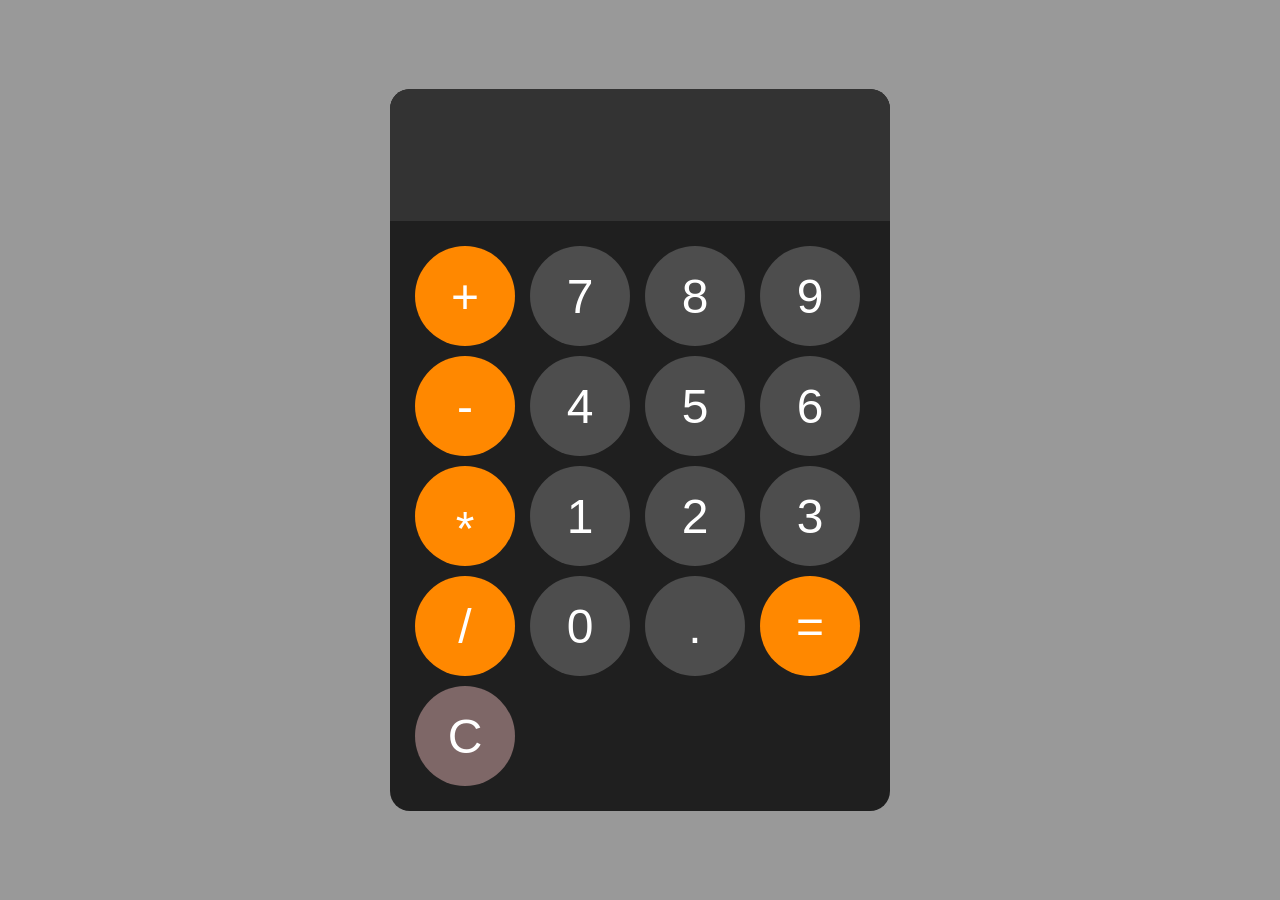
<file: apps/calc.html>
<!DOCTYPE html>
<html lang="en">

<head>
  <meta charset="UTF-8">
  <meta name="viewport" content="width=device-width, initial-scale=1.0">
  <title>Calculator</title>
  <style>
    body {
      margin: 0;
      background-color: hsl(0, 0%, 60%);
      display: flex;
      justify-content: center;
      align-items: center;
      height: 100vh;
    }

    #calculator {
      font-family: system-ui, -apple-system, BlinkMacSystemFont, 'Segoe UI', Roboto, Oxygen, Ubuntu, Cantarell, 'Open Sans', 'Helvetica Neue', sans-serif;
      background-color: hsl(0, 0%, 12%);
      border-radius: 20px;
      max-width: 500px;
      overflow: hidden;
    }

    #display {
      width: 460px;
      padding: 20px;
      font-size: 5rem;
      text-align: right;
      border: none;
      background-color: hsl(0, 0%, 20%);
      color: white;
    }

    #keys {
      display: grid;
      grid-template-columns: repeat(4, 1fr);
      gap: 10px;
      padding: 25px;
    }

    button {
      width: 100px;
      height: 100px;
      border-radius: 50px;
      border: none;
      background-color: hsl(0, 0%, 30%);
      color: white;
      font-size: 3rem;
      font-weight: 500;
      cursor: pointer;
    }

    button:hover {
      background-color: hsl(0, 0%, 40%);
    }

    button:active {
      background-color: hsl(0, 0%, 50%);
    }

    .operator {
      background-color: hsl(32, 100%, 50%);
    }

    .operator:hover {
      background-color: hsl(32, 100%, 60%);
    }

    .operator:active {
      background-color: hsl(32, 100%, 70%);
    }

    .clear-btn {
      background-color: hsl(0, 10%, 45%);
    }

    .clear-btn:hover {
      background-color: hsl(0, 10%, 55%);
    }

    .clear-btn:active {
      background-color: hsl(0, 10%, 65%);
    }
  </style>
</head>

<body>

  <div id="calculator">
    <input id="display" readonly>
    <div id="keys">
      <button class="operator" onclick="appendToDisplay('+')">+</button>
      <button onclick="appendToDisplay('7')">7</button>
      <button onclick="appendToDisplay('8')">8</button>
      <button onclick="appendToDisplay('9')">9</button>
      <button class="operator" onclick="appendToDisplay('-')">-</button>
      <button onclick="appendToDisplay('4')">4</button>
      <button onclick="appendToDisplay('5')">5</button>
      <button onclick="appendToDisplay('6')">6</button>
      <button class="operator" onclick="appendToDisplay('*')" style="padding-top: 25px;">*</button>
      <button onclick="appendToDisplay('1')">1</button>
      <button onclick="appendToDisplay('2')">2</button>
      <button onclick="appendToDisplay('3')">3</button>
      <button class="operator" onclick="appendToDisplay('/')">/</button>
      <button onclick="appendToDisplay('0')">0</button>
      <button onclick="appendToDisplay('.')">.</button>
      <button class="operator" onclick="calculate()">=</button>
      <button class="clear-btn" onclick="clearDisplay()">C</button>

    </div>

  </div>
  <script src="calc.js"></script>
</body>

</html>
</file>
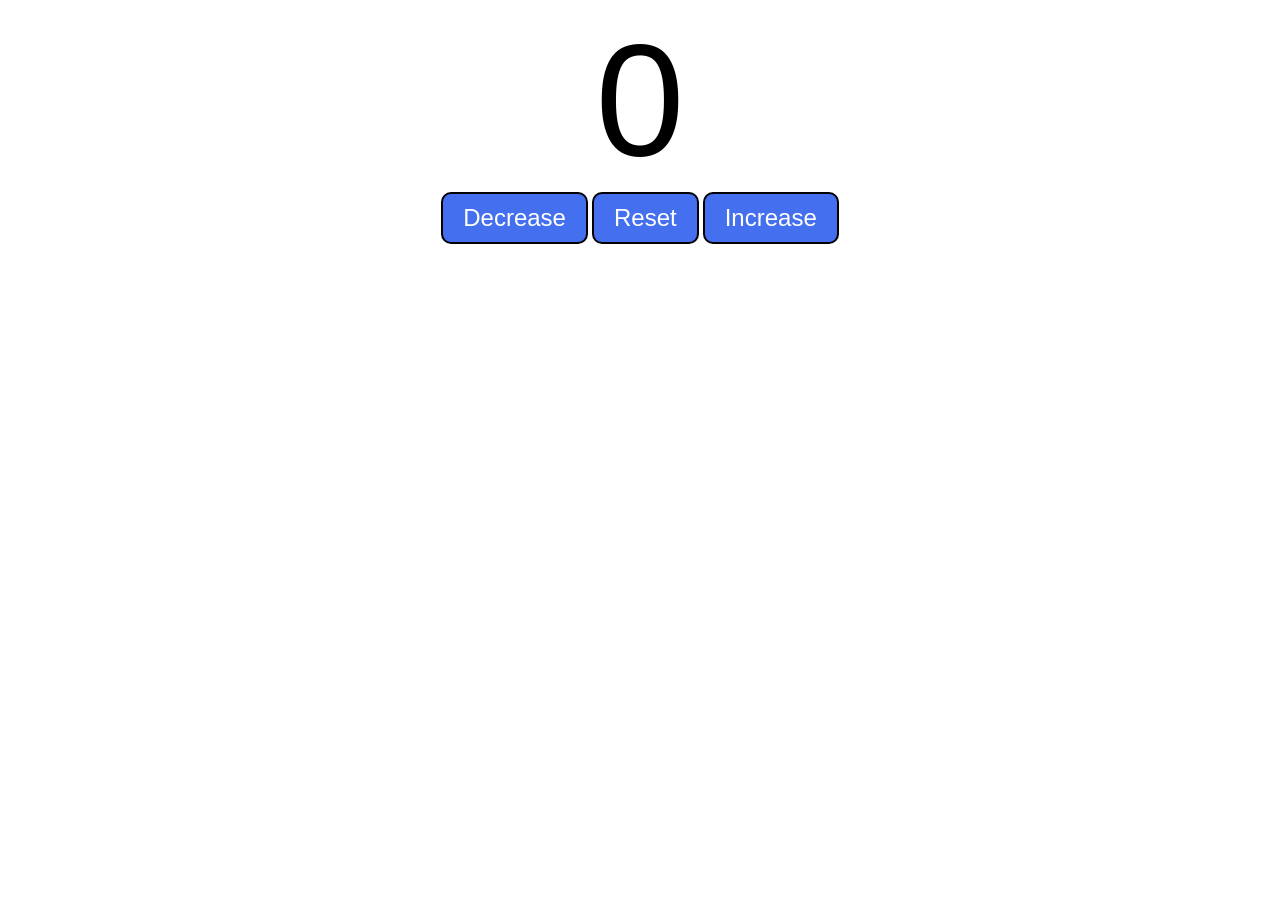
<file: apps/count.html>
<!DOCTYPE html>
<html lang="tr">

<head>
  <meta charset="UTF-8">
  <meta name="viewport" content="width=device-width, initial-scale=1.0">
  <title>Counter</title>
  <style>
    #countLabel {
      display: block;
      text-align: center;
      font-size: 10em;
      font-family: Helvetica, sans-serif;
    }

    #buttonContainer {
      text-align: center;
    }

    .buttons {
      padding: 10px 20px;
      font-size: 1.5em;
      color: white;
      background-color: rgb(68, 111, 239);
      border-radius: 10px;
      border-style: solid;
      cursor: pointer;
      transition: background-color 0.25s;
    }

    .buttons:hover {
      background-color: rgb(48, 81, 181);
    }
  </style>
</head>

<body>
  <label id="countLabel">0</label>
  <div id="buttonContainer">
    <button id="decreaseBtn" class="buttons">Decrease</button>
    <button id="resetBtn" class="buttons">Reset</button>
    <button id="increaseBtn" class="buttons">Increase</button>
  </div>

  <script src="count.js"></script>
</body>

</html>
</file>
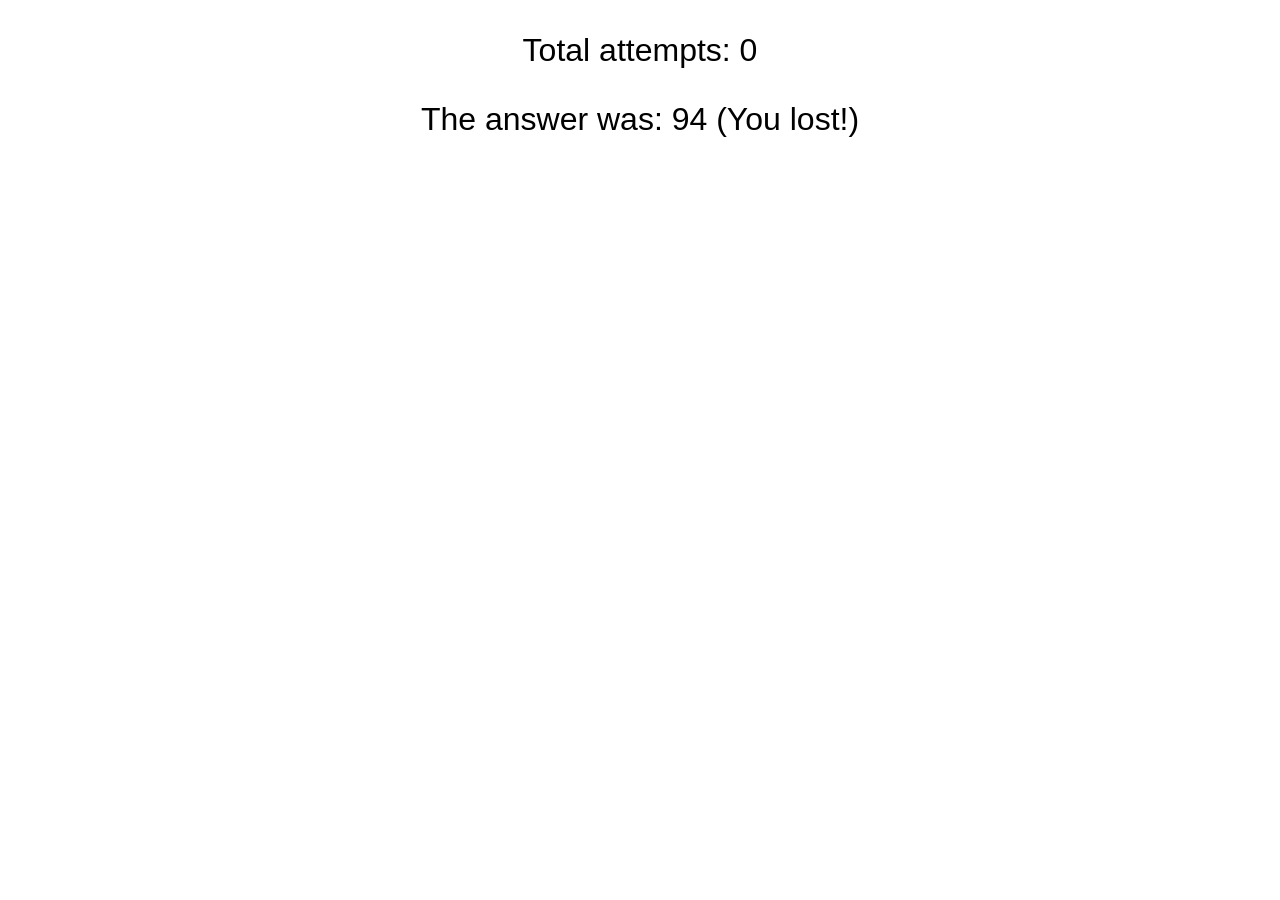
<file: apps/guess.html>
<!DOCTYPE html>
<html lang="tr">

<head>
    <meta charset="UTF-8">
    <meta name="viewport" content="width=device-width, initial-scale=1.0">
    <title>Number Guessing Game</title>
    <style>
        p {
            text-align: center;
            font-family: Helvetica, sans-serif;
            font-size: 2em;
        }
    </style>
</head>

<body>
    <p>Total attempts: <label id="attemptCount">0</label></p>
    <p id="answerHeader">Answer: <label id="answer">0</label></p>
    <script src="guess.js"></script>
</body>

</html>
</file>
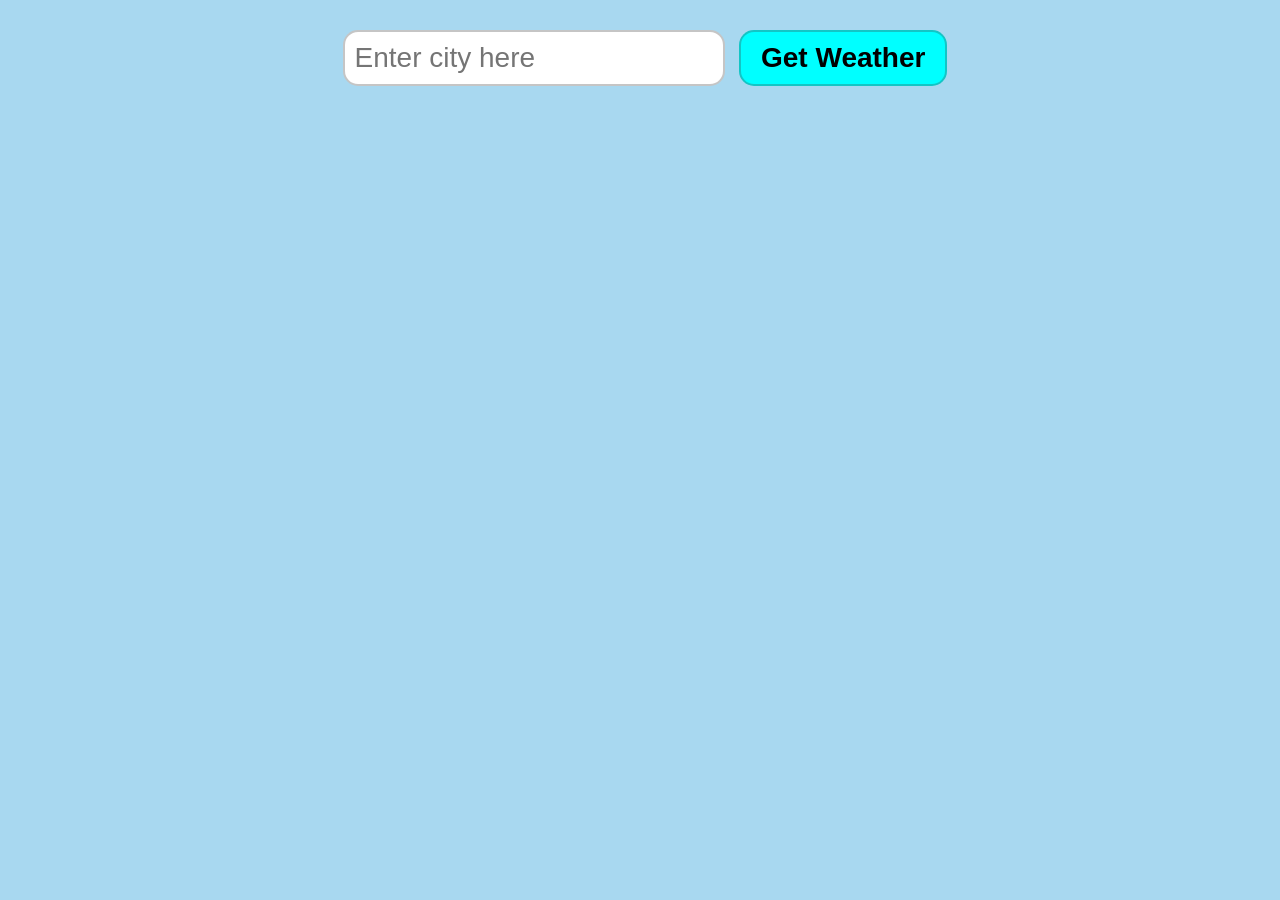
<file: apps/weather.html>
<!DOCTYPE html>
<html lang="en">

<head>
  <meta charset="UTF-8">
  <meta name="viewport" content="width=device-width, initial-scale=1.0">
  <title>Weather</title>
  <style>
    body {
      font-family: Arial, Helvetica, sans-serif;
      background-color: hsl(200, 70%, 80%);
      margin: 0;
      display: flex;
      flex-direction: column;
      align-items: center;
    }

    .weatherForm {
      margin: 20px;
    }

    .cityInput {
      padding: 10px;
      font-size: 1.75rem;
      font-weight: 500;
      border: 2px solid hsla(0, 0%, 25%, 0.3);
      border-radius: 15px;
      margin: 10px;
    }

    button[type="submit"] {
      padding: 10px 20px;
      font-weight: bold;
      font-size: 1.75rem;
      background-color: aqua;
      border: 2px solid hsla(0, 0%, 25%, 0.3);
      border-radius: 15px;
      cursor: pointer;
      transition: background-color 0.2s ease;
    }

    button[type="submit"]:hover {
      background-color: hsl(180, 100%, 40%);
    }

    .weatherContainer {
      background: linear-gradient(180deg, rgb(0, 157, 255), hsl(39, 100%, 75%));
      padding: 50px;
      box-shadow: 2px 2px 5px hsla(0, 0%, 0%, 0.4);
      min-width: 300px;
      border-radius: 15px;
      display: flex;
      flex-direction: column;
      align-items: center;
    }

    h1 {
      margin-top: 0;
      margin-bottom: 25px;
    }

    p {
      font-size: 1.5rem;
      margin: 5px 0;
    }

    .city,
    .temperature {
      font-size: 3rem;
      font-weight: bold;
      color: hsla(0, 0%, 0%, 0.75);
      margin-bottom: 25px;
    }

    .humidity {
      font-weight: bold;
      margin-bottom: 25px;
    }

    .descDisplay {
      font-style: italic;
      font-weight: bold;
      font-size: 1.5rem;
    }

    .weatherEmoji {
      margin: 0;
      font-size: 7rem;
    }

    .errorDisplay {
      font-size: 2rem;
      font-weight: bold;
      color: hsla(0, 0%, 0%, 0.75);
    }
  </style>
</head>

<body>

  <form class="weatherForm">
    <input type="text" class="cityInput" placeholder="Enter city here">
    <button type="submit">Get Weather</button>
  </form>

  <div class="weatherContainer" style="display: none;">

  </div>

  <script src="weather.js"></script>
</body>

</html>
</file>
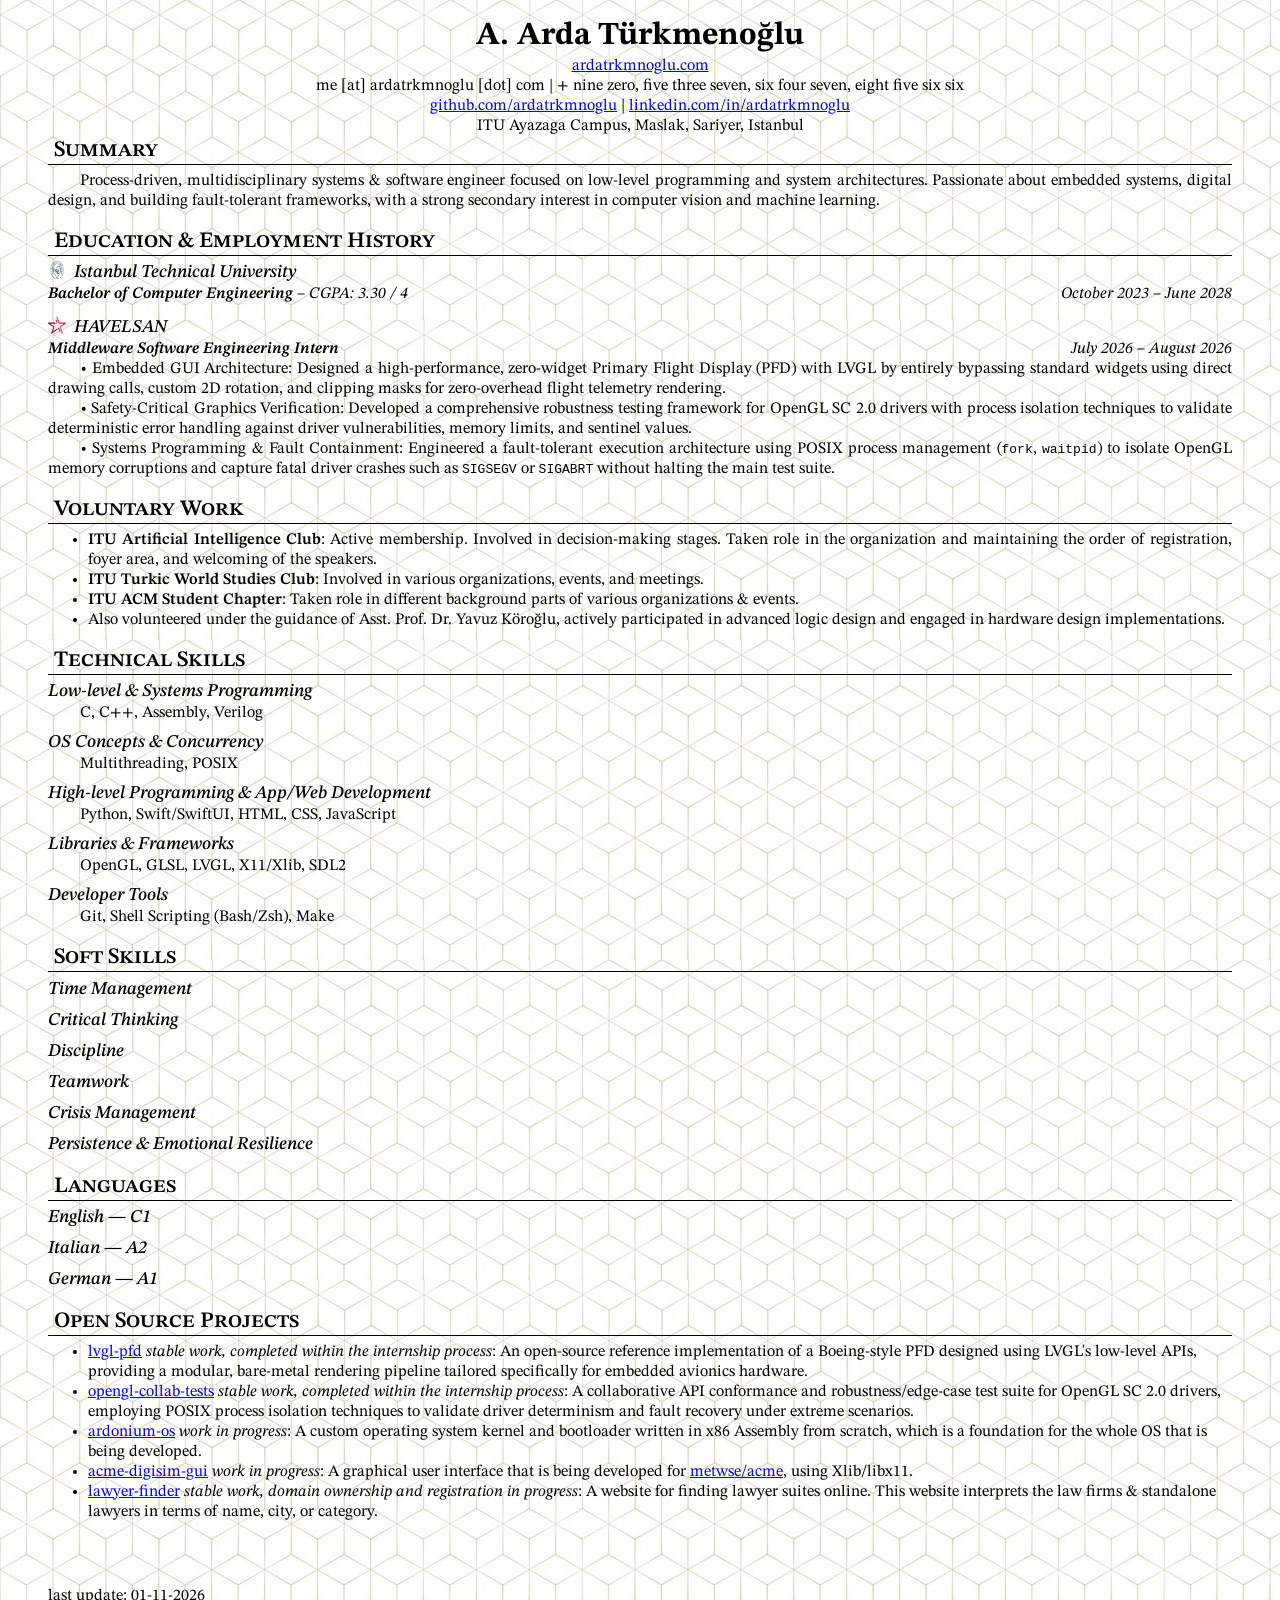
<file: cv/resume.html>
<!DOCTYPE html>
<head>
  <meta charset="UTF-8" />
  <meta name="viewport" content="width=device-width, initial-scale=1" />
  <title>Resume - Arda Türkmenoğlu</title>

  <link rel="preconnect" href="https://fonts.googleapis.com">
  <link rel="preconnect" href="https://fonts.gstatic.com" crossorigin>
  <link rel="stylesheet" href="https://fonts.googleapis.com/css2?family=STIX+Two+Text:ital,wght@0,400..700;1,400..700&display=swap">

  <link rel="stylesheet" href="resume.css" defer />
</head>
<body>
  <noscript>
    Please enable JavaScript to deobfuscate email &amp; phone.
  </noscript>

  <header>
    <h1>A. Arda Türkmenoğlu</h1>
    <div class="contact">
      <div class=row>
        <a href="https://ardatrkmnoglu.com">ardatrkmnoglu.com</a>
      </div>

      <div class="row">
        <a class="email obfuscated">me [at] ardatrkmnoglu [dot] com</a>

        <span>|</span>

        <a class="tel obfuscated">
          + nine zero, five three seven, six four seven, eight five six six
        </a>
      </div>

      <div class="row">
        <a href="https://github.com/ardatrkmnoglu" target="_blank">
          github.com/ardatrkmnoglu
        </a>

        <span>|</span>

        <a href="https://linkedin.com/in/ardatrkmnoglu" target="_blank">
          linkedin.com/in/ardatrkmnoglu
        </a>
      </div>

      <div class="row">
        <span class="address">ITU Ayazaga Campus, Maslak, Sariyer, Istanbul</span>
      </div>
    </div>
  </header>

  <main>
    <section>
      <h2>Summary</h2>
      <div>
        <p>
          Process-driven, multidisciplinary systems &amp; software engineer focused on
          low-level programming and system architectures.
          Passionate about embedded systems, digital design, and building fault-tolerant
          frameworks, with a strong secondary interest in computer vision and machine learning.
        </p>
      </div>
    </section>

    <section>
      <h2>Education &amp; Employment History</h2>
      <div id="education">
        <ul>
          <li>
            <h3><img src="img/itu.png">Istanbul Technical University</h3>
            <div>
              <span><b>Bachelor of Computer Engineering</b> &ndash; CGPA: 3.30 / 4</span>
              <span>October 2023 &ndash; June 2028</span>
            </div>
          </li>

          <li>
            <h3><img src="img/havelsan.png">HAVELSAN</h3>
            <div>
              <span><b>Middleware Software Engineering Intern</b></span>
              <span>July 2026 &ndash; August 2026</span>
            </div>
            <p>
              &bull; Embedded GUI Architecture: Designed a high-performance, zero-widget Primary Flight Display (PFD)
              with LVGL by entirely bypassing standard widgets using direct drawing calls, custom 2D rotation, and clipping masks
              for zero-overhead flight telemetry rendering.
            </p>
            <p>
              &bull; Safety-Critical Graphics Verification: Developed a comprehensive robustness testing framework for
              OpenGL SC 2.0 drivers with process isolation techniques to validate deterministic error handling against driver
              vulnerabilities, memory limits, and sentinel values.
            </p>
            <p>
              &bull; Systems Programming & Fault Containment: Engineered a fault-tolerant execution architecture using
              POSIX process management (<code>fork</code>, <code>waitpid</code>) to isolate OpenGL memory corruptions and capture
              fatal driver crashes such as <code>SIGSEGV</code> or <code>SIGABRT</code> without halting the main test suite.
            </p>
<!--
          <li>
            <h3><img src="img/graphics.svg">...</h3>
            <div>
              <span><b>Undergraduate Research Assistant</b></span>
              <span>September 2026 &ndash; Present</span>
            </div>
            <p>
              Lorem ipsum dolor sit amet, consectetur adipiscing elit, sed do eiusmod tempor incididunt ut labore et dolore magna aliqua.
              Ut enim ad minim veniam, quis nostrud exercitation ullamco laboris nisi ut aliquip ex ea commodo consequat.
              Duis aute irure dolor in reprehenderit in voluptate velit esse cillum dolore eu fugiat nulla pariatur.
              Excepteur sint occaecat cupidatat non proident, sunt in culpa qui officia deserunt mollit anim id est laborum.
            </p>
          </li>
-->
        </ul>
      </div>
    </section>

    <section id="voluntary-work">
      <h2>Voluntary Work</h2>
      <div>
        <ul>
          <li>
            <b>ITU Artificial Intelligence Club</b>: Active membership. Involved in decision-making stages.
            Taken role in the organization and maintaining the order of registration, foyer area, and welcoming of the speakers.
          </li>
          <li>
            <b>ITU Turkic World Studies Club</b>: Involved in various organizations, events, and meetings.
          </li>
          <li>
            <b>ITU ACM Student Chapter</b>: Taken role in different background parts of
            various organizations &amp; events.
          </li>
          <li>
            Also volunteered under the guidance of Asst. Prof. Dr. Yavuz Köroğlu, actively
            participated in advanced logic design and engaged in hardware design implementations.
          </li>
        </ul>
      </div>
    </section>

    <section id="skills">
      <h2>Technical Skills</h2>
      <div class="categories">
        <div class="category">
          <h3>Low-level &amp; Systems Programming</h3>
          <p>
            <span>C</span>
            <span>C++</span>
            <span>Assembly</span>
            <span>Verilog</span>
          </p>
        </div>

        <div class="category">
          <h3>OS Concepts &amp; Concurrency</h3>
          <p>
            <span>Multithreading</span>
            <span>POSIX</span>
          </p>
        </div>

        <div class="category">
          <h3>High-level Programming &amp; App/Web Development</h3>
          <p>
            <span>Python</span>
            <span>Swift/SwiftUI</span>
            <span>HTML</span>
            <span>CSS</span>
            <span>JavaScript</span>
          </p>
        </div>

        <div class="category">
          <h3>Libraries &amp; Frameworks</h3>
          <p>
            <span>OpenGL</span>
            <span>GLSL</span>
            <span>LVGL</span>
            <span>X11/Xlib</span>
            <span>SDL2</span>
          </p>
        </div>

        <div class="category">
          <h3>Developer Tools</h3>
          <p>
            <span>Git</span>
            <span>Shell Scripting (Bash/Zsh)</span>
            <span>Make</span>
          </p>
        </div>
      </div>
    </section>

    <section id="skills">
      <h2>Soft Skills</h2>
      <div class="categories">
        <div class="category">
          <h3>Time Management</h3>
          <p>
          </p>
        </div>

        <div class="category">
          <h3>Critical Thinking</h3>
          <p>
          </p>
        </div>

        <div class="category">
          <h3>Discipline</h3>
          <p>
          </p>
        </div>

        <div class="category">
          <h3>Teamwork</h3>
          <p>
          </p>
        </div>

        <div class="category">
          <h3>Crisis Management</h3>
          <p>
          </p>
        </div>

        <div class="category">
          <h3>Persistence &amp; Emotional Resilience</h3>
          <p>
          </p>
        </div>
      </div>
    </section>

    <section id="skills">
      <h2>Languages</h2>
      <div class="categories">
        <div class="category">
          <h3>English &mdash; C1</h3>
        </div>

        <div class="category">
          <h3>Italian &mdash; A2</h3>
        </div>

        <div class="category">
          <h3>German &mdash; A1</h3>
        </div>
      </div>
    </section>

    <section id="projects">
      <h2>Open Source Projects</h2>
      <div>
        <ul>
          <li>
            <a href="https://github.com/ardatrkmnoglu/lvgl-pfd">lvgl-pfd</a>
            <i>stable work, completed within the internship process</i>:
            An open-source reference implementation of a Boeing-style PFD designed using LVGL's low-level APIs,
            providing a modular, bare-metal rendering pipeline tailored specifically for embedded avionics hardware.
          </li>
          </li>
          <li>
            <a href="https://github.com/ardatrkmnoglu/opengl-collab-tests">opengl-collab-tests</a>
            <i>stable work, completed within the internship process</i>:
            A collaborative API conformance and robustness/edge-case test suite for OpenGL SC 2.0 drivers, employing
            POSIX process isolation techniques to validate driver determinism and fault recovery under extreme scenarios.
          </li>
          <li>
            <a href="https://github.com/ardatrkmnoglu/ardonium-os">ardonium-os</a>
            <i>work in progress</i>:
            A custom operating system kernel and bootloader written in x86 Assembly from scratch,
            which is a foundation for the whole OS that is being developed.
          </li>
          <li>
            <a href="https://github.com/ardatrkmnoglu/acme-digisim-gui">acme-digisim-gui</a>
            <i>work in progress</i>:
            A graphical user interface that is being developed for
            <a href="https://github.com/metwse/acme">metwse/acme</a>, using Xlib/libx11.
          </li>
          <li>
            <a href="https://ardatrkmnoglu.github.io/lawyer-finder">lawyer-finder</a>
            <i>stable work, domain ownership and registration in progress</i>:
            A website for finding lawyer suites online. This website interprets the
            law firms &amp; standalone lawyers in terms of name, city, or category.
          </li>
        </ul>
      </div>
    </section>

<!--
    <section id="references">
      <h2>References</h2>
      <div>
        <ul>
          <li>
            <b>Reference1</b>
            <br>
            Istanbul Technical University, Department of Computer Engineering<br>
            <input class="email" placeholder="email">
            <br>
            <input class="phone" placeholder="phone">
          </li>
        </ul>
      </div>
    </section>
-->
  </main>

  <footer>
    last update: 01-11-2026
  </footer>

  <script src="obfuscation.js"></script>
</body>
</file>
<file: cv/resume.css>
* {
  box-sizing: border-box;
  font: inherit;
  text-align: inherit;
}

body {
  background-image: url("../images/pattern2.jpg");
  background-repeat: repeat;
  margin: 1em 3em;
  font-family: "STIX Two Text", georgia
}

h1 {
  font-size: 2em;
  margin: 0;
  font-weight: bold; text-align: center;
}

header {
  .contact {
    display: flex;
    flex-direction: column; align-items: center;

    .row {
      display: flex;
      flex-direction: row; gap: 0.25em;
    }
  }
}

main {
  display: flex;
  flex-direction: column; gap: 1em;
}

h2 {
  font-size: 1.375em;
  margin: 0 0 0.25em; padding: 0 0.25em;
  border-bottom: 0.0625em solid black;
  font-variant: small-caps; font-weight: 600;
}

h3 {
  font-size: 1.125em;
  margin: 0;
  font-style: italic; font-weight: 500;
}

ul { margin: 0 }

p {
  margin: 0;
  text-align: justify;
  text-indent: 2em;
}

i { font-style: italic }

#education {
  img {
    height: 1em;
    width: auto;
    vertical-align: top;
    margin-right: 7.5px;
  }
  ul {
    display: flex;
    padding: 0;
    flex-direction: column; gap: 0.75em;
    list-style: none;

    li > div {
      display: flex;
      justify-content: space-between;
      font-style: italic;
    }
    b { font-weight: 600 }
    code { font-family: monospace; }
  }
}

a:any-link {
  color: blue;
}

#voluntary-work, #references {
  li { text-align: justify }
  b { font-weight: 600 }
}

#skills {
  .categories {
    display: flex;
    flex-direction: column; gap: 0.5em;

    .category {
      align-items: center; flex-wrap: wrap; gap: 0 0.25em;

      span:not(:last-of-type)::after { content: ',' }
    }
  }
}

footer { margin-top: 4em }

@media print {
  footer { display: none }
}
</file>
